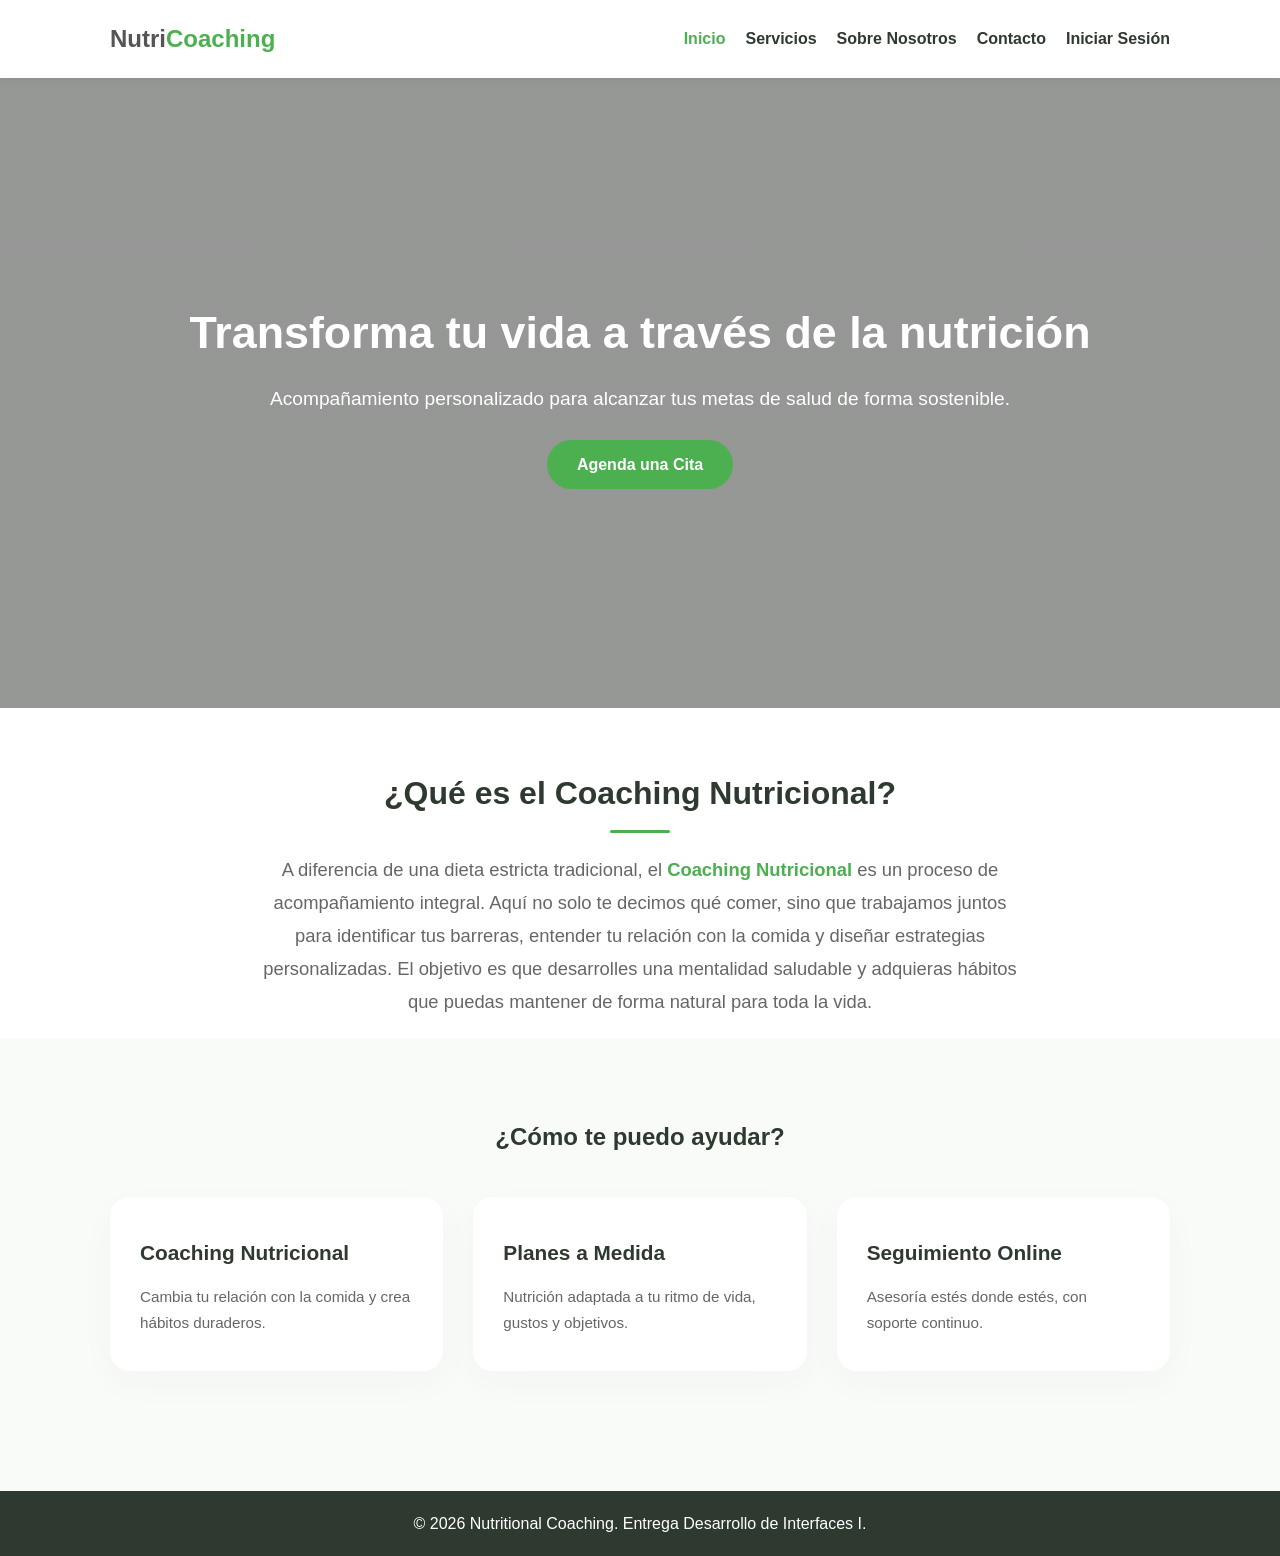
<file: index.html>
<!DOCTYPE html>
<html lang="es">
<head>
    
    <meta charset="UTF-8">
    <meta name="viewport" content="width=device-width, initial-scale=1.0">
    <title>Nutritional Coaching | Tu Bienestar</title>
    <link rel="stylesheet" href="css/estilos.css">
    
</head>
<body>

    <!-- Navegación principal -->
    <header class="main-header">
        <div class="container header-flex">
            <div class="logo">
                <a href="index.html"><h2>Nutri<span>Coaching</span></h2></a>
            </div>
            <nav class="main-nav">
                <ul>
                    <li><a href="index.html" class="active">Inicio</a></li>
                    <li><a href="pages/servicios.html">Servicios</a></li>
                    <li><a href="pages/sobre_nosotros.html">Sobre Nosotros</a></li>
                    <li><a href="pages/contact.html">Contacto</a></li>
                    <li><a href="pages/login-register.html">Iniciar Sesión</a></li>
                </ul>
            </nav>
        </div>
    </header>

    <!-- Héroe (Sección principal de impacto) -->
    <section class="hero">
        <div class="container hero-content">
            <h1>Transforma tu vida a través de la nutrición</h1>
            <p>Acompañamiento personalizado para alcanzar tus metas de salud de forma sostenible.</p>
            <a href="#" class="btn-primary">Agenda una Cita</a>
        </div>
    </section>

    <!-- Sección de Introducción / ¿Qué es el Coaching? -->
    <section class="about-coaching">
        <div class="container container-small">
            <h2 class="about-title">¿Qué es el Coaching Nutricional?</h2>
            <p class="about-text">
                A diferencia de una dieta estricta tradicional, el <span>Coaching Nutricional</span> es un proceso de acompañamiento integral. Aquí no solo te decimos qué comer, sino que trabajamos juntos para identificar tus barreras, entender tu relación con la comida y diseñar estrategias personalizadas. El objetivo es que desarrolles una mentalidad saludable y adquieras hábitos que puedas mantener de forma natural para toda la vida.
            </p>
        </div>
    </section>

    <!-- Pilares o Servicios Breves -->
    <section class="services-preview">
        <div class="container">
            <h2 class="section-title">¿Cómo te puedo ayudar?</h2>
            <div class="services-grid">
                <div class="service-card">
                    <h3>Coaching Nutricional</h3>
                    <p>Cambia tu relación con la comida y crea hábitos duraderos.</p>
                </div>
                <div class="service-card">
                    <h3>Planes a Medida</h3>
                    <p>Nutrición adaptada a tu ritmo de vida, gustos y objetivos.</p>
                </div>
                <div class="service-card">
                    <h3>Seguimiento Online</h3>
                    <p>Asesoría estés donde estés, con soporte continuo.</p>
                </div>
            </div>
        </div>
    </section>

    <!-- Footer básico -->
    <footer class="main-footer">
        <p>&copy; 2026 Nutritional Coaching. Entrega Desarrollo de Interfaces I.</p>
    </footer>

</body>
</html>
</file>
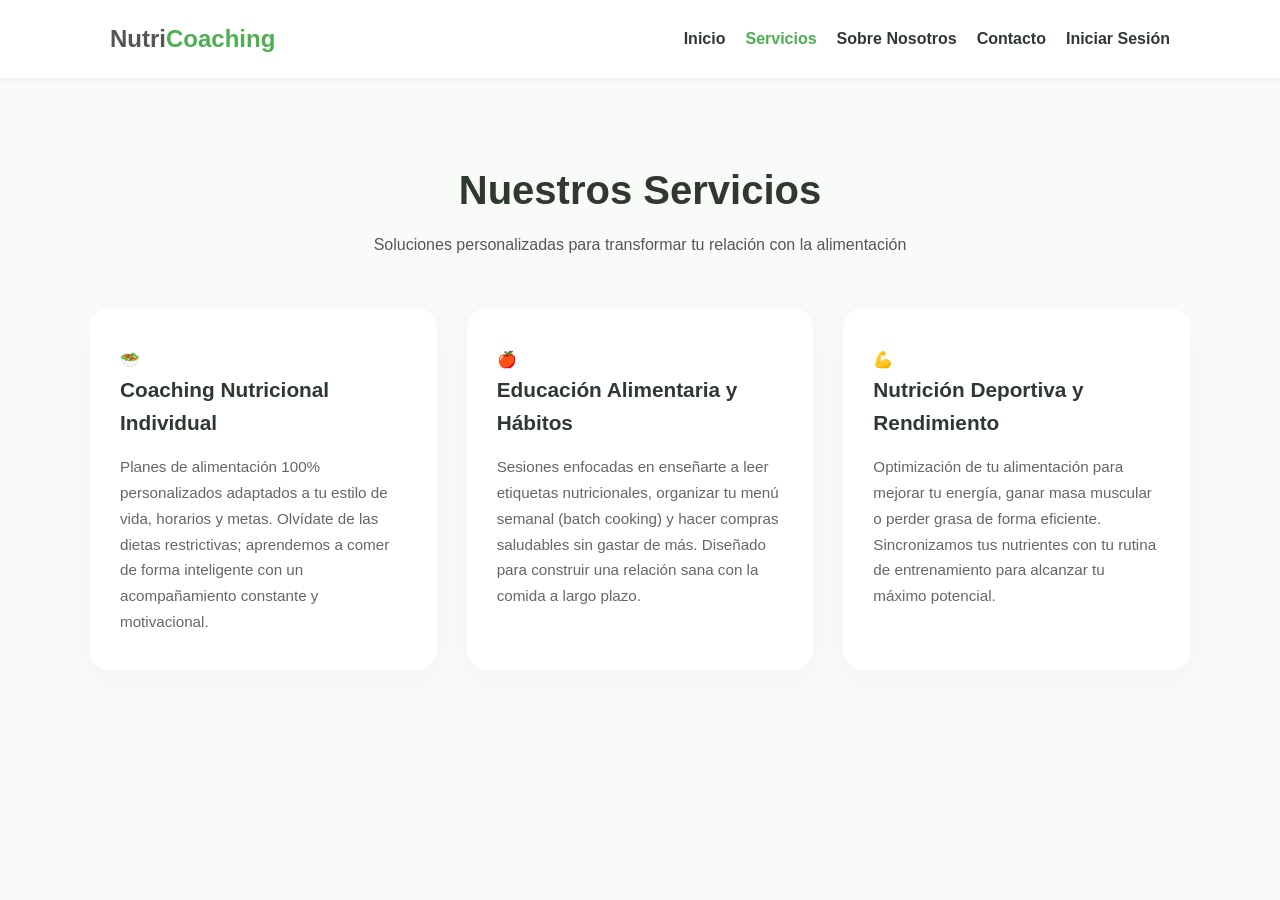
<file: servicios.html>
<!DOCTYPE html>
<html lang="es">
<head>
    <meta charset="UTF-8">
    <meta name="viewport" content="width=device-width, initial-scale=1.0">
    <title>NutriCoaching - Servicios</title>
    <link rel="stylesheet" href="css/estilos.css">
</head>
<body>

    <header class="main-header">
        <div class="container header-flex">
            <div class="logo">
                <h2>Nutri<span>Coaching</span></h2>
            </div>
            <nav class="main-nav">
                <ul>
                    <li><a href="index.html">Inicio</a></li>
                    <li><a href="servicios.html" class="active">Servicios</a></li>
                    <li><a href="sobre_nosotros.html">Sobre Nosotros</a></li>
                    <li><a href="#">Contacto</a></li>
                    <li><a href="#">Iniciar Sesión</a></li>
                </ul>
            </nav>
        </div>
    </header> <div class="services-section">
        <div class="services-container">
            <div class="services-title">
                <h1>Nuestros Servicios</h1>
                <p>Soluciones personalizadas para transformar tu relación con la alimentación</p>
            </div>
            
            <div class="services-grid">
                
                <div class="service-card">
                    <div class="icon-box">🥗</div>
                    <h3>Coaching Nutricional Individual</h3>
                    <p>Planes de alimentación 100% personalizados adaptados a tu estilo de vida, horarios y metas. Olvídate de las dietas restrictivas; aprendemos a comer de forma inteligente con un acompañamiento constante y motivacional.</p>
                </div>

                <div class="service-card">
                    <div class="icon-box">🍎</div>
                    <h3>Educación Alimentaria y Hábitos</h3>
                    <p>Sesiones enfocadas en enseñarte a leer etiquetas nutricionales, organizar tu menú semanal (batch cooking) y hacer compras saludables sin gastar de más. Diseñado para construir una relación sana con la comida a largo plazo.</p>
                </div>

                <div class="service-card">
                    <div class="icon-box">💪</div>
                    <h3>Nutrición Deportiva y Rendimiento</h3>
                    <p>Optimización de tu alimentación para mejorar tu energía, ganar masa muscular o perder grasa de forma eficiente. Sincronizamos tus nutrientes con tu rutina de entrenamiento para alcanzar tu máximo potencial.</p>
                </div>

            </div>
        </div>
    </div>

</body>
</html>
</file>
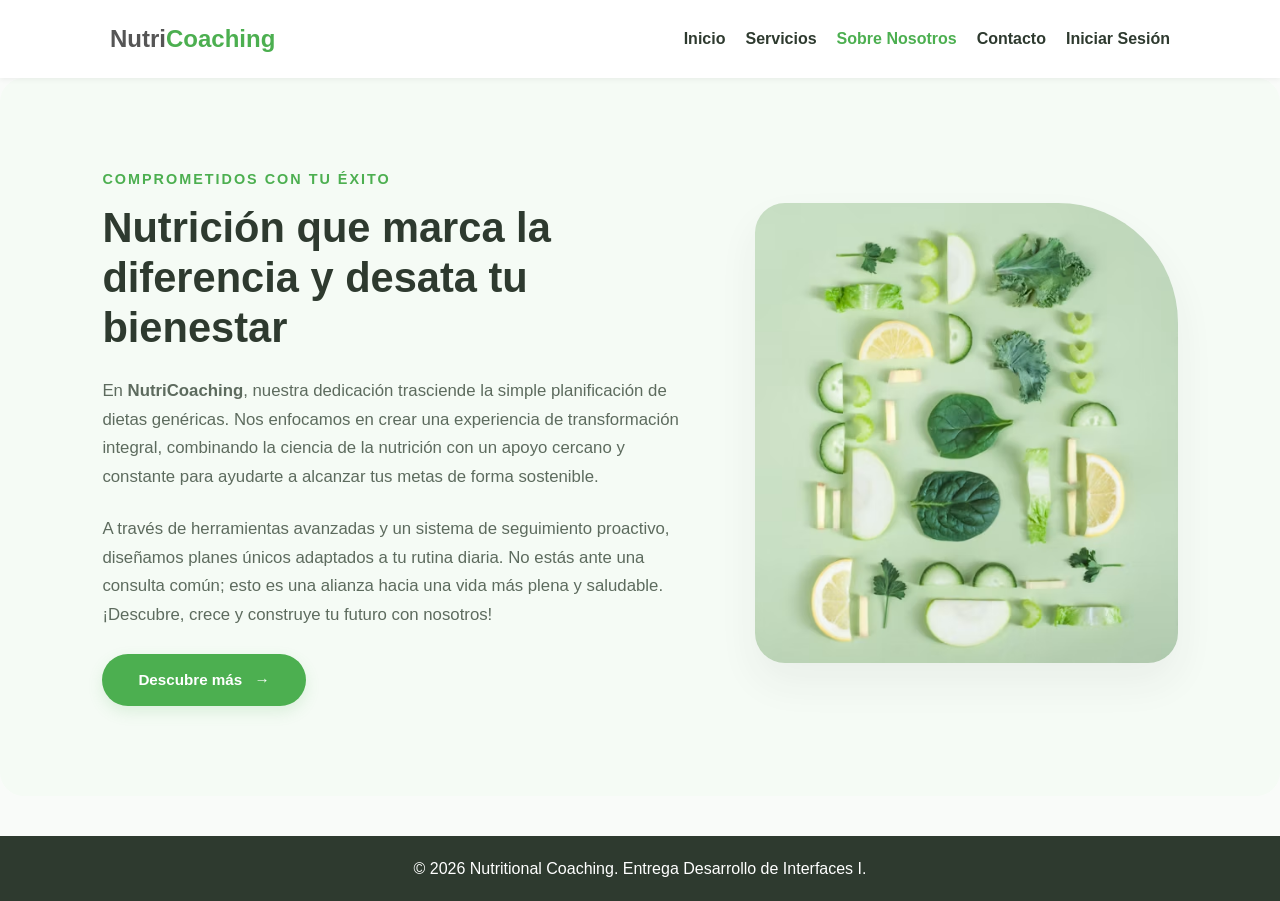
<file: sobre_nosotros.html>
<!DOCTYPE html>
<html lang="es">
<head>
    <meta charset="UTF-8">
    <meta name="viewport" content="width=device-width, initial-scale=1.0">
    <title>Nutritional Coaching | Tu Bienestar</title>
    <link rel="stylesheet" href="css/estilos.css">
</head>
<body>

    <!-- Navegación principal -->
    <header class="main-header">
        <div class="container header-flex">
            <div class="logo">
                <h2>Nutri<span>Coaching</span></h2>
            </div>
            <nav class="main-nav">
                <ul>
                    <li><a href="index.html">Inicio</a></li>
                    <li><a href="servicios.html">Servicios</a></li>
                    <li><a href="sobre-nosotros.html"  class="active" >Sobre Nosotros</a></li>
                    <li><a href="#">Contacto</a></li>
                    <li><a href="#">Iniciar Sesión</a></li>
                </ul>
            </nav>
        </div>
    </header>
        <section id="sobre-nosotros">
            <article class="texto-nosotros">
                <h6>Comprometidos con tu éxito</h6>
                <h2>Nutrición que marca la diferencia y desata tu bienestar</h2>
                
                <p>
                    En <strong>NutriCoaching</strong>, nuestra dedicación trasciende la simple planificación de dietas genéricas. Nos enfocamos en crear una experiencia de transformación integral, combinando la ciencia de la nutrición con un apoyo cercano y constante para ayudarte a alcanzar tus metas de forma sostenible.
                </p>
                <p>
                    A través de herramientas avanzadas y un sistema de seguimiento proactivo, diseñamos planes únicos adaptados a tu rutina diaria. No estás ante una consulta común; esto es una alianza hacia una vida más plena y saludable. ¡Descubre, crece y construye tu futuro con nosotros!
                </p>
                
                <a href="#" class="btn-descubre">
                    Descubre más <span class="flecha">&rarr;</span>
                </a>

            </article>
            
            <figure class="verduras">
                <img src="img/verduras.jpg" alt="Bienestar y Nutrición">
            </figure>

        </section>
   

    <!-- Footer básico -->
    <footer class="main-footer">
        <p>&copy; 2026 Nutritional Coaching. Entrega Desarrollo de Interfaces I.</p>
    </footer>

</body>
</html>
</file>
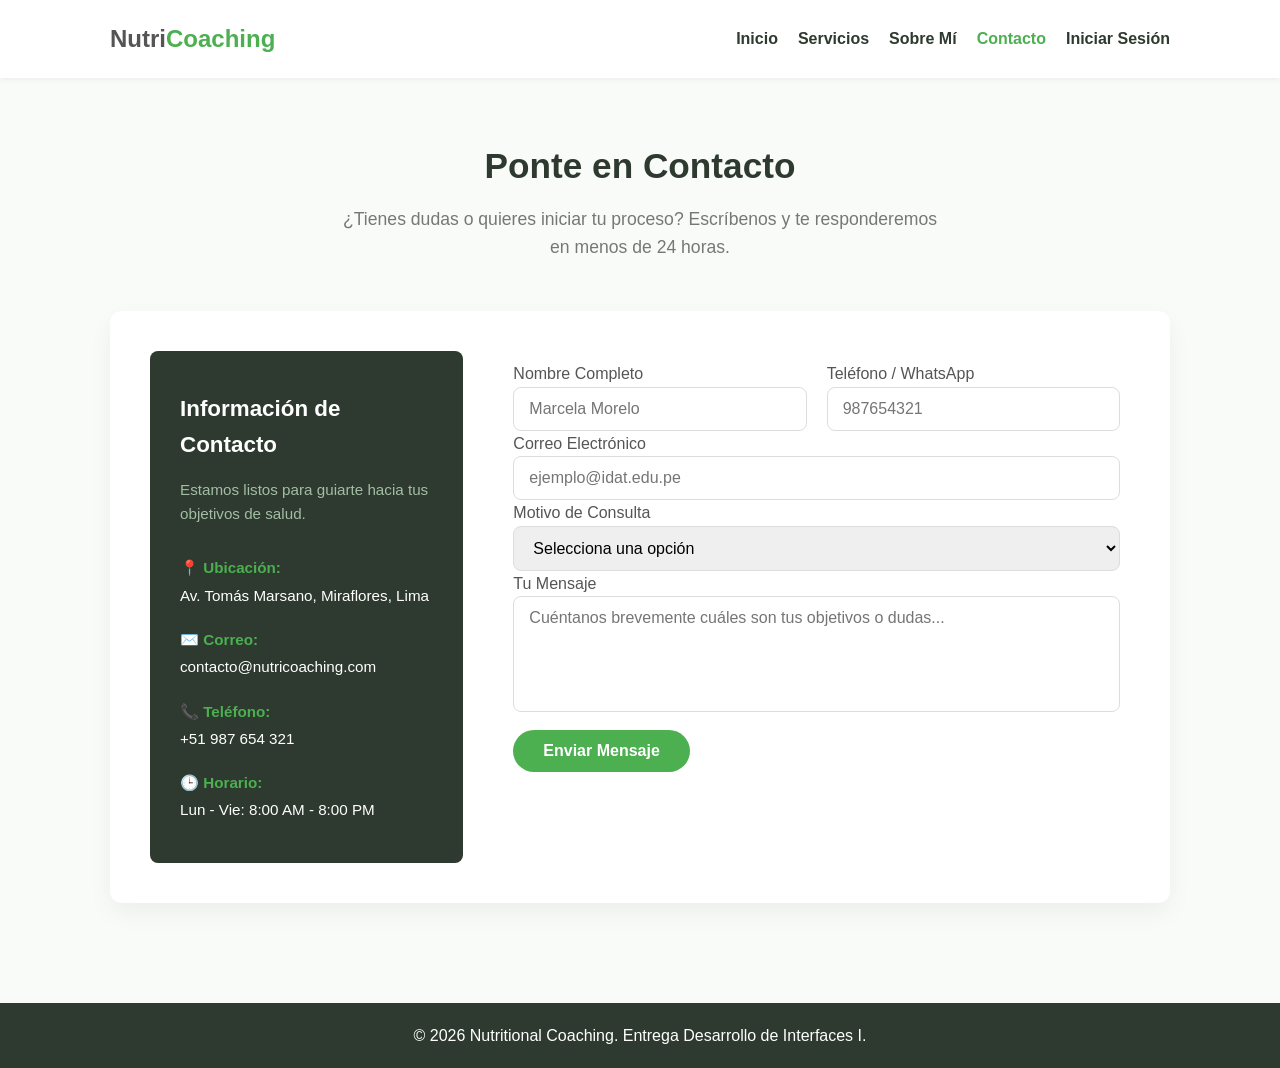
<file: pages/contact.html>
<!DOCTYPE html>
<html lang="en">
<head>
    <meta charset="UTF-8">
    <meta name="viewport" content="width=device-width, initial-scale=1.0">
    <title>Nutritional Coaching | Contacto</title>
    <!-- Consistencia en las rutas relativas -->
    <link rel="stylesheet" href="../css/estilos.css">
</head>
<body>
    <!-- Navegación principal -->
    <header class="main-header">
        <div class="container header-flex">
            <div class="logo">
                <a href="../index.html"><h2>Nutri<span>Coaching</span></h2></a>
            </div>
            <nav class="main-nav">
                <ul>
                    <li><a href="../index.html">Inicio</a></li>
                    <li><a href="servicios.html">Servicios</a></li>
                    <li><a href="sobre_nosotros.html">Sobre Mí</a></li>
                    <li><a href="#" class="active">Contacto</a></li>
                    <li><a href="login-register.html">Iniciar Sesión</a></li>
                </ul>
            </nav>
        </div>
    </header>

    <!-- Contenedor Principal de Contacto -->
    <main class="contact-section">
        <div class="container">
            
            <div class="contact-header">
                <h2>Ponte en Contacto</h2>
                <p>¿Tienes dudas o quieres iniciar tu proceso? Escríbenos y te responderemos en menos de 24 horas.</p>
            </div>

            <div class="contact-wrapper">
                
                <!-- Columna 1: Información de atención (Suma puntos en diseño) -->
                <div class="contact-info">
                    <h3>Información de Contacto</h3>
                    <p class="info-desc">Estamos listos para guiarte hacia tus objetivos de salud.</p>
                    
                    <div class="info-links">
                        <div class="info-item">
                            <strong>📍 Ubicación:</strong>
                            <span>Av. Tomás Marsano, Miraflores, Lima</span>
                        </div>
                        <div class="info-item">
                            <strong>✉️ Correo:</strong>
                            <span>contacto@nutricoaching.com</span>
                        </div>
                        <div class="info-item">
                            <strong>📞 Teléfono:</strong>
                            <span>+51 987 654 321</span>
                        </div>
                        <div class="info-item">
                            <strong>🕒 Horario:</strong>
                            <span>Lun - Vie: 8:00 AM - 8:00 PM</span>
                        </div>
                    </div>
                </div>

                <!-- Columna 2: El Formulario solicitado -->
                <div class="contact-form-container">
                    <form class="contact-form">
                        
                        <div class="form-row">
                            <div class="input-group">
                                <label for="contact-name">Nombre Completo</label>
                                <input type="text" id="contact-name" placeholder="Marcela Morelo" required>
                            </div>
                            <div class="input-group">
                                <label for="contact-phone">Teléfono / WhatsApp</label>
                                <input type="tel" id="contact-phone" placeholder="987654321">
                            </div>
                        </div>

                        <div class="input-group">
                            <label for="contact-email">Correo Electrónico</label>
                            <input type="email" id="contact-email" placeholder="ejemplo@idat.edu.pe" required>
                        </div>

                        <div class="input-group">
                            <label for="contact-reason">Motivo de Consulta</label>
                            <select id="contact-reason" required>
                                <option value="" disabled selected>Selecciona una opción</option>
                                <option value="coaching">Coaching Nutricional Personalizado</option>
                                <option value="planes">Planes Alimenticios a Medida</option>
                                <option value="online">Seguimiento o Asesoría Online</option>
                                <option value="otras">Otras consultas</option>
                            </select>
                        </div>

                        <div class="input-group">
                            <label for="contact-message">Tu Mensaje</label>
                            <textarea id="contact-message" rows="5" placeholder="Cuéntanos brevemente cuáles son tus objetivos o dudas..." required></textarea>
                        </div>

                        <button type="submit" class="btn-primary btn-submit">Enviar Mensaje</button>
                    </form>
                </div>

            </div>
        </div>
    </main>

    <!-- Footer básico (Igual para consistencia) -->
    <footer class="main-footer">
        <p>&copy; 2026 Nutritional Coaching. Entrega Desarrollo de Interfaces I.</p>
    </footer>
</body>
</html>
</file>
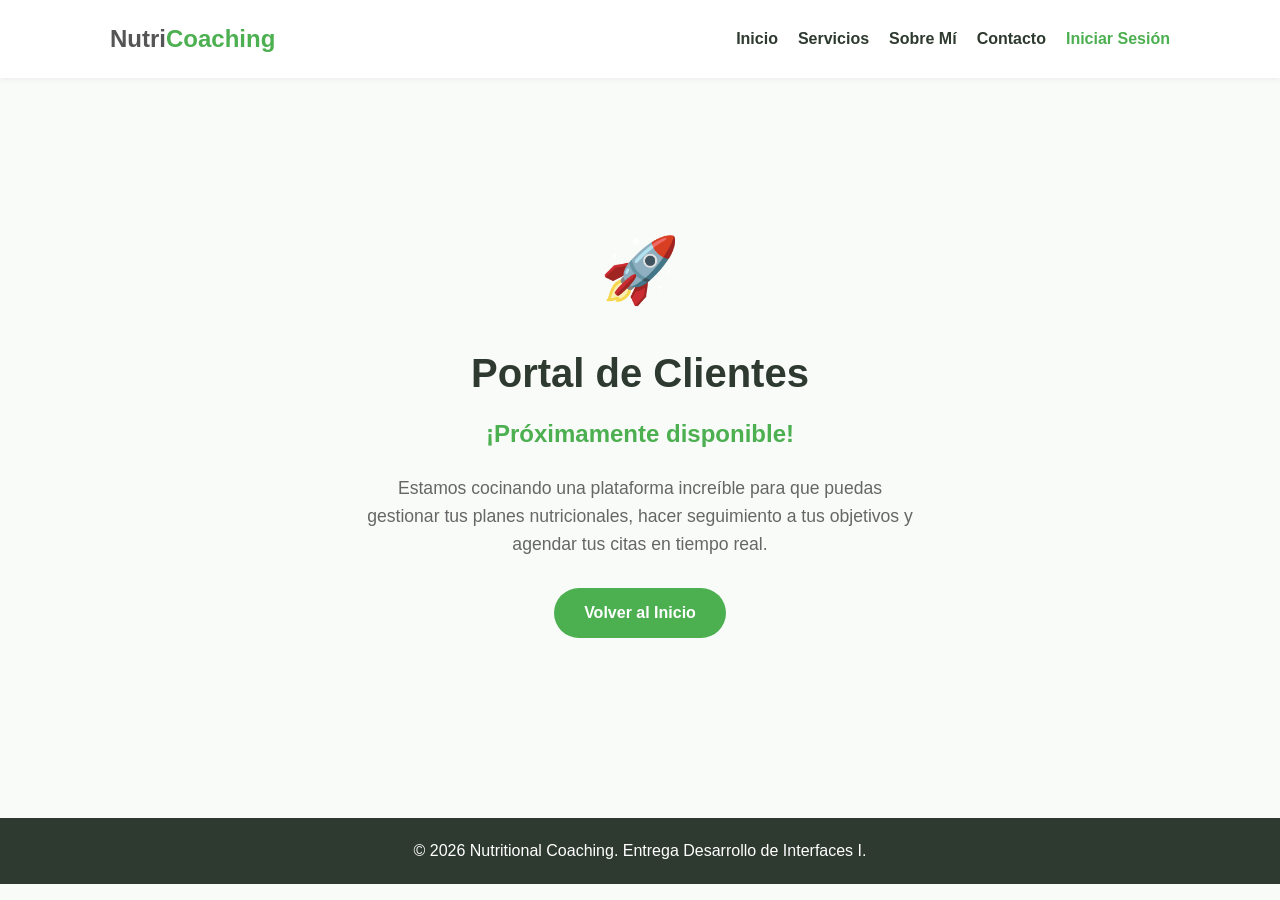
<file: pages/login-register.html>
<!DOCTYPE html>
<html lang="en">
<head>
    <meta charset="UTF-8">
    <meta name="viewport" content="width=device-width, initial-scale=1.0">
    <title>Nutritional Coaching | En Construcción</title>
    <!-- Consistencia en las rutas relativas -->
    <link rel="stylesheet" href="../css/estilos.css">
</head>
<body>
    <!-- Navegación principal -->
    <header class="main-header">
        <div class="container header-flex">
            <div class="logo">
                <a href="../index.html"><h2>Nutri<span>Coaching</span></h2></a>
            </div>
            <nav class="main-nav">
                <ul>
                    <li><a href="../index.html">Inicio</a></li>
                    <li><a href="servicios.html">Servicios</a></li>
                    <li><a href="sobre_nosotros.html">Sobre Mí</a></li>
                    <li><a href="contact.html">Contacto</a></li>
                    <li><a href="#" class="active">Iniciar Sesión</a></li>
                </ul>
            </nav>
        </div>
    </header>
    
    <main class="maintenance-section">
        <div class="container maintenance-container">
            <div class="maintenance-icon">🚀</div>
            <h1>Portal de Clientes</h1>
            <h2>¡Próximamente disponible!</h2>
            <p>Estamos cocinando una plataforma increíble para que puedas gestionar tus planes nutricionales, hacer seguimiento a tus objetivos y agendar tus citas en tiempo real.</p>
            
            <a href="../index.html" class="btn-primary">Volver al Inicio</a>
        </div>
    </main>

    <footer class="main-footer">
        <p>&copy; 2026 Nutritional Coaching. Entrega Desarrollo de Interfaces I.</p>
    </footer>
    
</body>
</html>
</file>
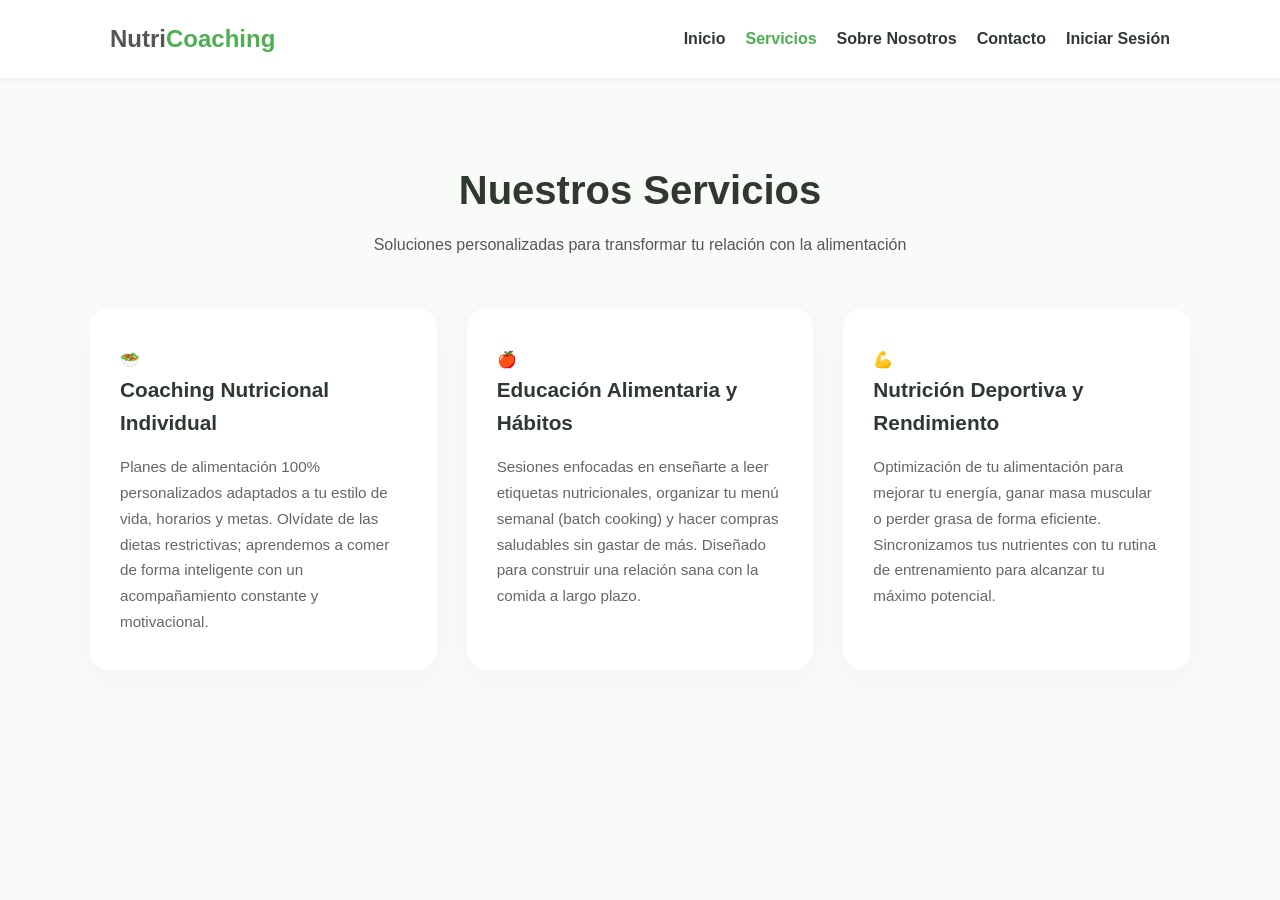
<file: pages/servicios.html>
<!DOCTYPE html>
<html lang="es">
<head>
    <meta charset="UTF-8">
    <meta name="viewport" content="width=device-width, initial-scale=1.0">
    <title>NutriCoaching | Servicios</title>
    <link rel="stylesheet" href="../css/estilos.css">
</head>
<body>

    <header class="main-header">
        <div class="container header-flex">
            <div class="logo">
                <a href="../index.html"><h2>Nutri<span>Coaching</span></h2></a>
            </div>
            <nav class="main-nav">
                <ul>
                    <li><a href="../index.html">Inicio</a></li>
                    <li><a href="servicios.html" class="active">Servicios</a></li>
                    <li><a href="sobre_nosotros.html">Sobre Nosotros</a></li>
                    <li><a href="contact.html">Contacto</a></li>
                    <li><a href="login-register.html">Iniciar Sesión</a></li>
                </ul>
            </nav>
        </div>
    </header> <div class="services-section">
        <div class="services-container">
            <div class="services-title">
                <h1>Nuestros Servicios</h1>
                <p>Soluciones personalizadas para transformar tu relación con la alimentación</p>
            </div>
            
            <div class="services-grid">
                
                <div class="service-card">
                    <div class="icon-box">🥗</div>
                    <h3>Coaching Nutricional Individual</h3>
                    <p>Planes de alimentación 100% personalizados adaptados a tu estilo de vida, horarios y metas. Olvídate de las dietas restrictivas; aprendemos a comer de forma inteligente con un acompañamiento constante y motivacional.</p>
                </div>

                <div class="service-card">
                    <div class="icon-box">🍎</div>
                    <h3>Educación Alimentaria y Hábitos</h3>
                    <p>Sesiones enfocadas en enseñarte a leer etiquetas nutricionales, organizar tu menú semanal (batch cooking) y hacer compras saludables sin gastar de más. Diseñado para construir una relación sana con la comida a largo plazo.</p>
                </div>

                <div class="service-card">
                    <div class="icon-box">💪</div>
                    <h3>Nutrición Deportiva y Rendimiento</h3>
                    <p>Optimización de tu alimentación para mejorar tu energía, ganar masa muscular o perder grasa de forma eficiente. Sincronizamos tus nutrientes con tu rutina de entrenamiento para alcanzar tu máximo potencial.</p>
                </div>

            </div>
        </div>
    </div>

</body>
</html>
</file>
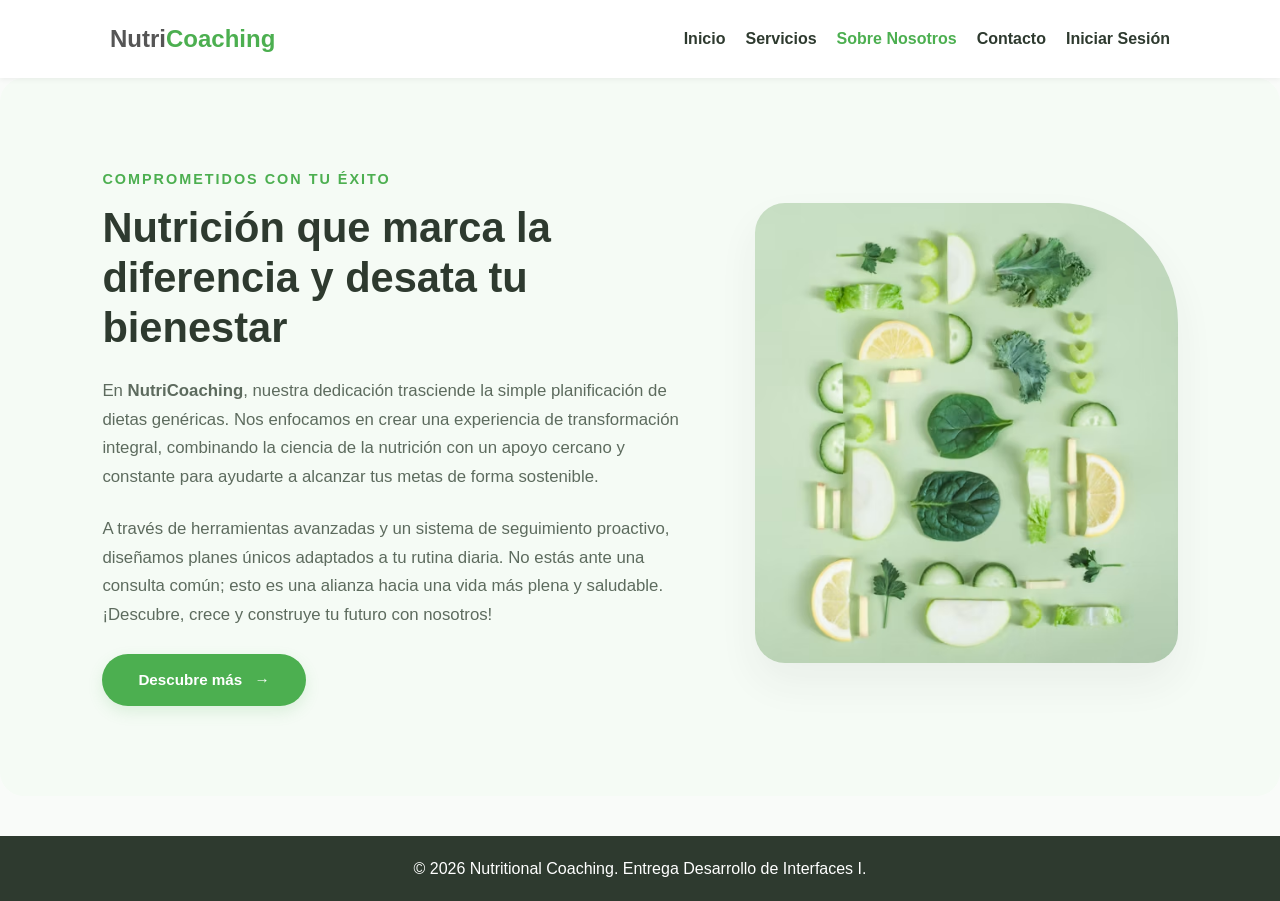
<file: pages/sobre_nosotros.html>
<!DOCTYPE html>
<html lang="es">
<head>
    <meta charset="UTF-8">
    <meta name="viewport" content="width=device-width, initial-scale=1.0">
    <title>Nutritional Coaching | Tu Bienestar</title>
    <link rel="stylesheet" href="../css/estilos.css">
</head>
<body>

    <!-- Navegación principal -->
    <header class="main-header">
        <div class="container header-flex">
            <div class="logo">
                <a href="../index.html"><h2>Nutri<span>Coaching</span></h2></a>
            </div>
            <nav class="main-nav">
                <ul>
                    <li><a href="../index.html">Inicio</a></li>
                    <li><a href="servicios.html">Servicios</a></li>
                    <li><a href="sobre-nosotros.html"  class="active" >Sobre Nosotros</a></li>
                    <li><a href="contact.html">Contacto</a></li>
                    <li><a href="login-register.html">Iniciar Sesión</a></li>
                </ul>
            </nav>
        </div>
    </header>
        <section id="sobre-nosotros">
            <article class="texto-nosotros">
                <h6>Comprometidos con tu éxito</h6>
                <h2>Nutrición que marca la diferencia y desata tu bienestar</h2>
                
                <p>
                    En <strong>NutriCoaching</strong>, nuestra dedicación trasciende la simple planificación de dietas genéricas. Nos enfocamos en crear una experiencia de transformación integral, combinando la ciencia de la nutrición con un apoyo cercano y constante para ayudarte a alcanzar tus metas de forma sostenible.
                </p>
                <p>
                    A través de herramientas avanzadas y un sistema de seguimiento proactivo, diseñamos planes únicos adaptados a tu rutina diaria. No estás ante una consulta común; esto es una alianza hacia una vida más plena y saludable. ¡Descubre, crece y construye tu futuro con nosotros!
                </p>
                
                <a href="#" class="btn-descubre">
                    Descubre más <span class="flecha">&rarr;</span>
                </a>

            </article>
            
            <figure class="verduras">
                <img src="../img/verduras.jpg" alt="Bienestar y Nutrición">
            </figure>

        </section>
   

    <!-- Footer básico -->
    <footer class="main-footer">
        <p>&copy; 2026 Nutritional Coaching. Entrega Desarrollo de Interfaces I.</p>
    </footer>

</body>
</html>
</file>
<file: css/estilos.css>
/* --- Variables y Reset --- */
:root {
    --primary-color: #4CAF50;
    --dark-color: #2E3A2F;  
    --light-color: #f9fbf9;  
    --text-color: #555;      
}

* {
    margin: 0;
    padding: 0;
    box-sizing: border-box;
    font-family: 'Segoe UI', Tahoma, Geneva, Verdana, sans-serif;
    text-decoration: none;
}

body {
    background-color: var(--light-color); 
    color: var(--text-color);             
    line-height: 1.6;                     
}

.container {
    max-width: 1100px;
    margin: 0 auto;
    padding: 0 20px; 
} /* <-- ¡CORREGIDO!: Faltaba esta llave de cierre */

/* --- Header & Nav --- */
.main-header {
    background: #fff;
    box-shadow: 0 2px 5px rgba(0,0,0,0.05);
    padding: 20px 0;
    position: sticky;
    top: 0;
    z-index: 100;
}

.header-flex {
    display: flex;
    justify-content: space-between;
    align-items: center;
}

.logo h2 {
    color: var(--text-color);
}

.logo h2 span, .about-text span {
    color: var(--primary-color);
    font-weight: bold;
}

.main-nav ul {
    display: flex; 
    list-style: none; 
}

.main-nav ul li {
    margin-left: 20px; 
} /* <-- ¡CORREGIDO!: Faltaba esta llave de cierre */

.main-nav ul li a {
    text-decoration: none; 
    color: var(--dark-color);
    font-weight: 600; 
    transition: color 0.3s; 
}

.main-nav ul li a:hover, 
.main-nav ul li a.active {
    color: var(--primary-color); /* Cambia a verde en hover o si la página está activa */
}

/* --- Hero Section (Sección Principal) --- */
.hero {
    background: linear-gradient(rgba(0,0,0,0.4), rgba(0,0,0,0.4)), url('https://images.unsplash.com/photo-1540420773420-3366772f4999?q=80&w=1200') no-repeat center center/cover;
    height: 70vh; /* Ocupa el 70% de la altura visible de la pantalla del usuario */
    display: flex;
    align-items: center; /* Centra el contenido del hero verticalmente */
    color: #fff;
    text-align: center; /* Centra los textos horizontalmente */
}

.hero-content {
    width: 100%;
}

.hero h1 {
    font-size: 2.8rem; /* Tamaño de tipografía grande para jerarquía de títulos principal (H1) */
    margin-bottom: 15px;
}

.hero p {
    font-size: 1.2rem;
    margin-bottom: 25px;
}

.btn-primary {
    display: inline-block; /* Permite aplicar paddings, márgenes y comportarse como bloque en línea */
    background: var(--primary-color);
    color: #fff;
    padding: 12px 30px; /* Espaciado interno para darle forma de botón ovalado */
    text-decoration: none;
    border-radius: 25px; /* Bordes completamente redondeados */
    font-weight: bold;
    transition: background 0.3s; /* Transición suave para el cambio de color del botón */
}

.btn-primary:hover {
    background: #439a46; /* Oscurece ligeramente el verde cuando el usuario se posiciona encima */
}

/* --- Nueva Sección: ¿Qué es el Coaching? (Feedback del Profesor) --- */
.about-coaching {
    background-color: #fff; /* Fondo blanco para romper el ritmo visual con el fondo general gris claro */
    padding: 60px 0 20px 0;
    text-align: center;
}

.container-small {
    max-width: 800px; 
    margin: 0 auto;
    padding: 0 20px;
}

.about-title {
    color: var(--dark-color);
    font-size: 2rem;
    margin-bottom: 20px;
    position: relative; /* Permite posicionar el pseudo-elemento ::after con base a este título */
}

.about-title::after {
    content: ''; /* Obligatorio para que el pseudo-elemento exista en el renderizado */
    display: block;
    width: 60px;
    height: 3px;
    background-color: var(--primary-color);
    margin: 10px auto 0 auto; /* Centra la línea horizontalmente */
    border-radius: 2px;
}

.about-text {
    font-size: 1.15rem; /* Un poco más grande que el texto común para darle carácter introductorio */
    color: #666;
    line-height: 1.8; /* Mayor espacio entre líneas de texto para una lectura fluida */
}

/* --- Services Grid (Sección de Tarjetas OPTIMIZADA) --- */
.services-preview {
    padding: 80px 0;
    text-align: center;
}

.section-title {
    margin-bottom: 40px;
    color: var(--dark-color);
}

.services-grid {
    display: grid;
    grid-template-columns: repeat(3, 1fr);
    gap: 30px; /* Separación uniforme entre las tarjetas de servicios */
}

.service-card {
    background: #fff;
    padding: 35px 30px;
    border-radius: 20px; /* Esquinas más modernas y redondeadas */
    box-shadow: 0 12px 35px rgba(46,58,47,0.03); /* Sombra elegante Soft UI */
    display: flex;
    flex-direction: column;
    align-items: flex-start; /* Alineación moderna a la izquierda */
    text-align: left;
    border-top: 4px solid transparent; /* Línea que se encenderá al hacer hover */
    transition: transform 0.4s cubic-bezier(0.16, 1, 0.3, 1), box-shadow 0.4s ease, border-color 0.4s ease;
}

.service-card:hover {
    transform: translateY(-6px); /* Elevación sutil de la tarjeta */
    box-shadow: 0 20px 40px rgba(76, 175, 80, 0.06); /* Destello verde tenue en la sombra */
    border-top-color: var(--primary-color); /* Iluminación superior verde */
}

.service-card h3 {
    font-size: 1.3rem;
    font-weight: 700;
    margin-bottom: 15px;
    color: var(--dark-color); /* Color oscuro de alta jerarquía */
}

.service-card p {
    color: #666666; /* Gris profesional para reducir la fatiga visual del usuario */
    font-size: 0.95rem;
    line-height: 1.7;
}

/* --- Footer --- */
.main-footer {
    background: var(--dark-color);
    color: #fff;
    text-align: center;
    padding: 20px 0;
    margin-top: 40px;
}

#sobre-nosotros {
    display: grid;
    grid-template-columns: 7fr 5fr; 
    gap: 60px; /* Aumentado a 60px para que el texto y la foto no compitan */
    padding: 90px 8%; /* Mayor espacio de respiración arriba y abajo (UX Premium) */
    background-color: #f5fbf5; /* Un fondo verde menta blanquecino sutil que unifica la sección */
    align-items: center;
    max-width: 1300px; /* Un toque más amplio para pantallas modernas */
    margin: 0 auto;
    border-radius: 24px; /* Opcional: le da esquinas suaves a toda la sección si no va de borde a borde */
}

.texto-nosotros h6 {
    color: var(--primary-color);
    text-transform: uppercase;
    font-weight: 700;
    letter-spacing: 2px;
    margin: 0 0 12px 0;
    font-size: 0.9rem;
}

.texto-nosotros h2 {
    color: var(--dark-color);
    font-size: 2.6rem; /* Un pelín más grande para aumentar la jerarquía visual */
    line-height: 1.2;
    margin: 0 0 24px 0;
    font-weight: 800;
}

.texto-nosotros p {
    color: #5d6b5e; /* Un gris verdoso que combina mejor con el fondo */
    font-size: 1.05rem;
    line-height: 1.7;
    margin: 0 0 24px 0; /* Espacio uniforme antes del botón */
}

.btn-descubre {
    display: inline-block;
    background-color: var(--primary-color);
    color: #fff !important;
    padding: 14px 36px; /* Botón ligeramente más robusto y clicable */
    text-decoration: none;
    border-radius: 30px;
    font-weight: 600;
    font-size: 0.95rem;
    box-shadow: 0 6px 15px rgba(76, 175, 80, 0.15); /* Sombra más difuminada */
    transition: all 0.3s cubic-bezier(0.16, 1, 0.3, 1);
}

.btn-descubre:hover {
    background-color: #439a46;
    transform: translateY(-3px); /* Efecto de flotación un poquito más dinámico */
    box-shadow: 0 10px 20px rgba(76, 175, 80, 0.25);
}

.btn-descubre .flecha {
    margin-left: 8px;
    font-weight: bold;
}

.verduras {
    margin: 0;
    padding: 0;
    width: 100%;
}

.verduras img {
    width: 100%;
    max-height: 460px; /* Controla la altura perfecta en cualquier pantalla */
    object-fit: cover;
    /* Sombra basada en la marca para que no se vea gris sucia u obsoleta */
    box-shadow: 0 20px 40px rgba(46, 58, 47, 0.06); 
    border-radius: 30px 120px 30px 30px; 
    transition: transform 0.4s ease;
}
.verduras:hover img {
    transform: scale(1.02);
}

.services-section {
    padding: 80px 20px;
    min-height: 80vh;
}

.services-container {
    max-width: 1100px;
    margin: 0 auto;
}

.services-title {
    text-align: center;
    margin-bottom: 50px;
}

.services-title h1 {
    color: var(--dark-color);
    font-size: 2.5rem;
    margin-bottom: 10px;
    font-weight: 700;
}

/* --- CSS para la Página de Contacto --- */

.contact-section {
    padding: 60px 0;
}

.contact-header {
    text-align: center;
    margin-bottom: 50px;
}

.contact-header h2 {
    color: var(--dark-color);
    font-size: 2.2rem;
    margin-bottom: 10px;
}

.contact-header p {
    color: #777;
    font-size: 1.1rem;
    max-width: 600px;
    margin: 0 auto;
}

/* Distribución en dos columnas usando Grid */
.contact-wrapper {
    display: grid;
    grid-template-columns: 1fr 2fr; /* Tarjeta de info más angosta, formulario más ancho */
    gap: 40px;
    background: #fff;
    padding: 40px;
    border-radius: 12px;
    box-shadow: 0 10px 25px rgba(0, 0, 0, 0.05);
}

/* Columna de Información */
.contact-info {
    background: var(--dark-color);
    color: #fff;
    padding: 40px 30px;
    border-radius: 8px;
    display: flex;
    flex-direction: column;
}

.contact-info h3 {
    font-size: 1.4rem;
    margin-bottom: 15px;
}

.info-desc {
    color: #a3bda5;
    font-size: 0.95rem;
    margin-bottom: 30px;
}

.info-links {
    display: flex;
    flex-direction: column;
    gap: 20px;
}

.info-item {
    display: flex;
    flex-direction: column;
    font-size: 0.95rem;
}

.info-item strong {
    color: var(--primary-color);
    margin-bottom: 3px;
}

/* Columna del Formulario */
.contact-form-container {
    padding: 10px;
}

/* 1. Asegurar que los inputs dentro del formulario de contacto ocupen el 100% de su contenedor */
.contact-form input {
    width: 100%;
    padding: 12px 15px;
    border: 1px solid #ddd;
    border-radius: 8px;
    font-size: 1rem;
    outline: none;
    transition: border-color 0.3s;
}

/* 2. Forzar a que el foco funcione igual para todos */
.contact-form input:focus {
    border-color: var(--primary-color);
    box-shadow: 0 0 0 3px rgba(76, 175, 80, 0.1);
}

/* Permite agrupar Nombre y Teléfono en la misma fila horizontal */
.form-row {
    display: flex;
    gap: 20px;
    width: 100%; /* Asegura que la fila use todo el ancho disponible */
}

.form-row .input-group {
    flex: 1; /* Obliga a "Nombre" y "Teléfono" a dividirse el espacio 50% y 50% de forma exacta */
}

/* Estilos para el elemento select y textarea */
.contact-form select,
.contact-form textarea {
    width: 100%;
    padding: 12px 15px;
    border: 1px solid #ddd;
    border-radius: 8px;
    font-size: 1rem;
    outline: none;
    font-family: inherit;
    transition: border-color 0.3s;
}

textarea {
  resize: none;
}
.contact-form select:focus,
.contact-form textarea:focus {
    border-color: var(--primary-color);
    box-shadow: 0 0 0 3px rgba(76, 175, 80, 0.1);
}

.btn-submit {
    border: none;
    cursor: pointer;
    font-size: 1rem;
    margin-top: 10px;
}

/* --- CSS Página En Construcción --- */
.maintenance-section {
    /* Centra el contenido vertical y horizontalmente en el espacio disponible */
    min-height: calc(100vh - 200px); 
    display: flex;
    align-items: center;
    justify-content: center;
    text-align: center;
    padding: 40px 20px;
}

.maintenance-container {
    max-width: 600px; /* Evita que el texto se estire demasiado */
}

.maintenance-icon {
    font-size: 4rem; /* Un emoji grande que actúa como ilustración */
    margin-bottom: 20px;
    animation: float 3s ease-in-out infinite; /* Animación sutil para ganar puntos de dinamismo */
}

.maintenance-section h1 {
    color: var(--dark-color);
    font-size: 2.5rem;
    margin-bottom: 10px;
}

.maintenance-section h2 {
    color: var(--primary-color); /* Resalta con el verde de la marca */
    font-size: 1.5rem;
    font-weight: 600;
    margin-bottom: 20px;
}

.maintenance-section p {
    color: #666;
    font-size: 1.1rem;
    line-height: 1.6;
    margin-bottom: 30px;
}

/* Animación sutil de flotado para el emoji */
@keyframes float {
    0% { transform: translateY(0px); }
    50% { transform: translateY(-10px); }
    100% { transform: translateY(0px); }
}

/* --- RESPONSIVE CONTACTO --- */
@media (max-width: 900px) {
    .contact-wrapper {
        grid-template-columns: 1fr; /* Cambia a una sola columna en pantallas medianas/chicas */
        padding: 25px;
    }
}

@media (max-width: 600px) {
    .form-row {
        flex-direction: column; /* En celulares, Nombre y Teléfono se apilan verticalmente */
        gap: 0;
    }
}

/* --- RESPONSIVE DESIGN (Media Queries) --- */
@media (max-width: 768px) {
    .header-flex {
        flex-direction: column;
        gap: 15px;
    }

    .services-title p {
        color: #777;
        font-size: 1.1rem;
    }

    .services-section .service-card {
        padding: 40px 25px;
        border-radius: 15px;
        box-shadow: 0 4px 15px rgba(0, 0, 0, 0.04);
        transition: transform 0.3s ease, box-shadow 0.3s ease;
        display: flex;
        flex-direction: column;
        align-items: flex-start; /* Alineado a la izquierda también en móvil */
    }

    .services-section .service-card:hover {
        transform: translateY(-8px);
        box-shadow: 0 12px 24px rgba(0, 0, 0, 0.08);
    }

    .icon-box {
        font-size: 3rem;
        margin-bottom: 5px;
    }
}

@media (max-width: 992px) {
    .services-grid {
        grid-template-columns: repeat(2, 1fr); /* 2 columnas en pantallas medianas */
    }
    .hero h1 {
        font-size: 2rem; /* Reduce el tamaño del título principal para móviles */
    }
}

@media (max-width: 768px) {
    .services-grid {
        grid-template-columns: 1fr; /* 1 sola columna vertical en celulares */
        gap: 25px;
    }
    .services-title h1 {
        font-size: 2rem;
        grid-template-columns: 1fr; 
    }
}
</file>
